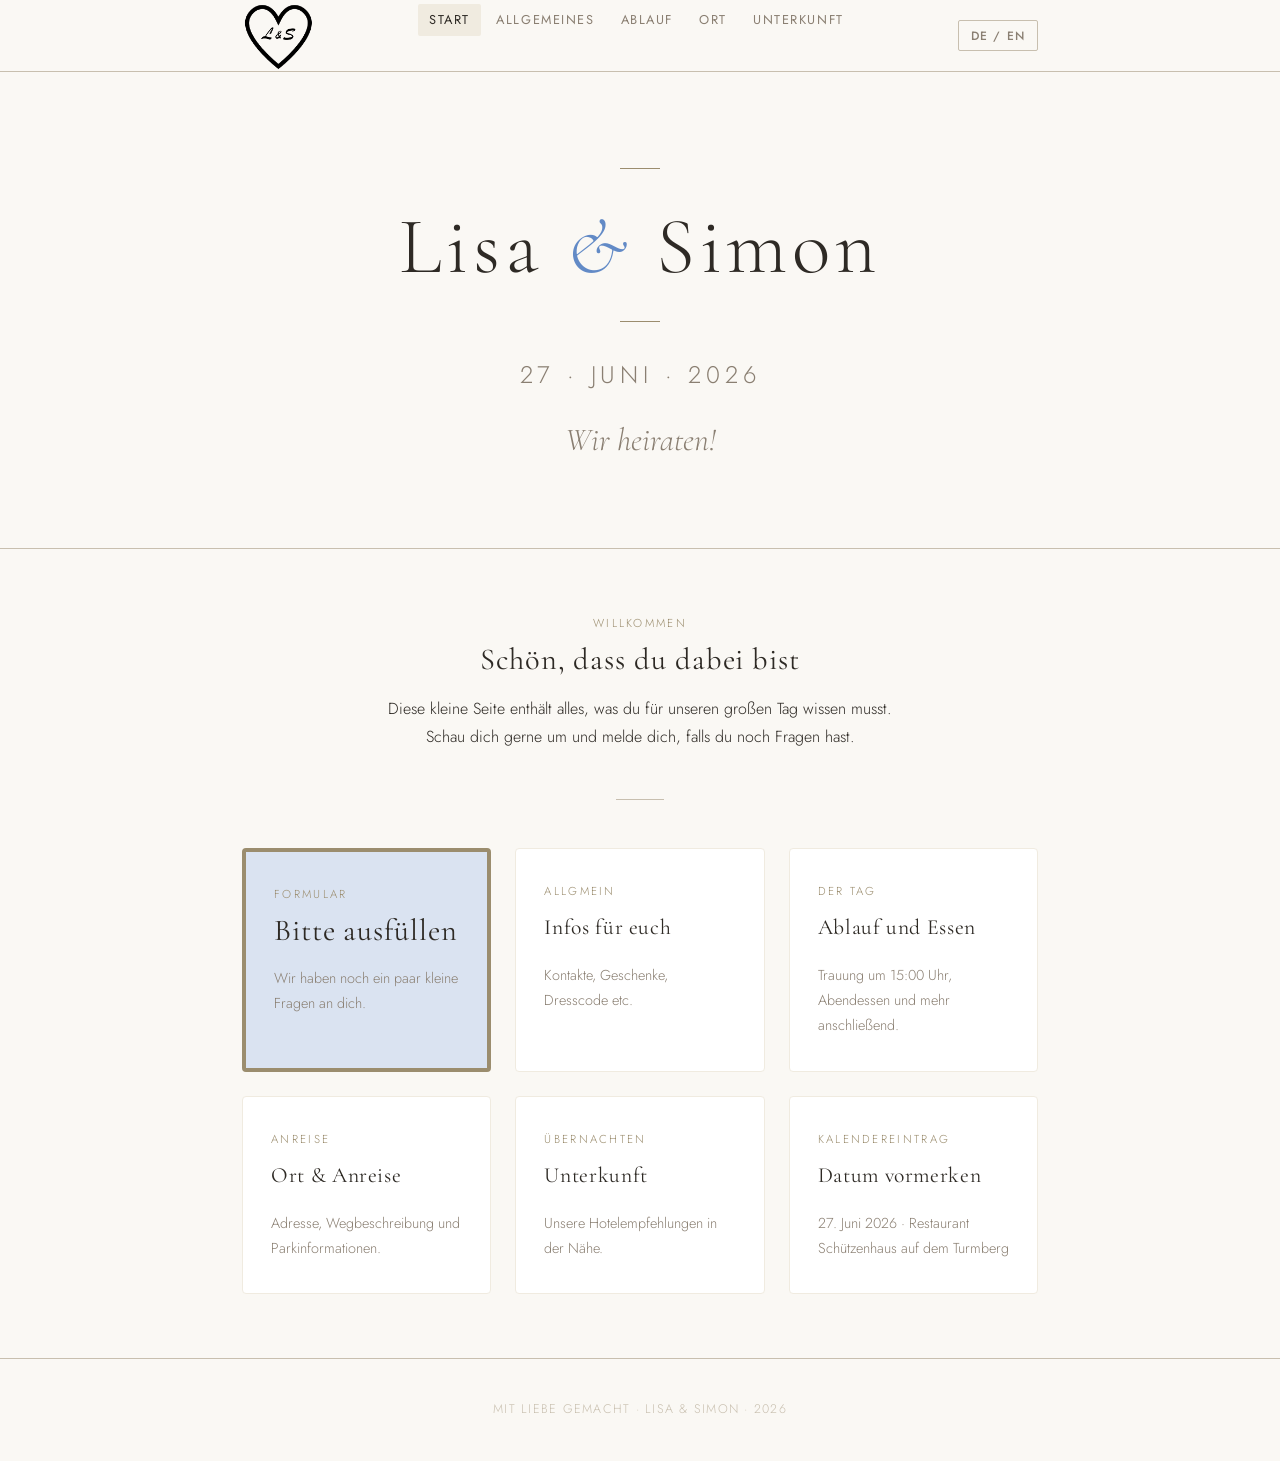
<file: index.html>
<!DOCTYPE html>
<html lang="en">
<head>
  <meta charset="UTF-8" />
  <meta name="viewport" content="width=device-width, initial-scale=1.0" />
  <title>Lisa &amp; Simon — 27 June 2026</title>
  <link rel="stylesheet" href="style.css" />
</head>
<body>

  <!-- ═══════════════════════════════════════════
       HEADER / NAV
  ═══════════════════════════════════════════ -->
  <header>
    <nav>
      <a href="index.html" class="nav-brand">
        <img src="img/heart_initials_alt.png" alt="L & S">
      </a>
      <ul class="nav-links">
        <li><a href="index.html" class="active" data-lang="en">Home</a><a href="index.html" class="active" data-lang="de">Start</a></li>
        <li><a href="general.html" data-lang="en">General</a><a href="general.html" data-lang="de">Allgemeines</a></li>
        <li><a href="schedule.html" data-lang="en">Schedule</a><a href="schedule.html" data-lang="de">Ablauf</a></li>
        <li><a href="location.html" data-lang="en">Location</a><a href="location.html" data-lang="de">Ort</a></li>
        <li><a href="accommodation.html" data-lang="en">Stay</a><a href="accommodation.html" data-lang="de">Unterkunft</a></li>
      </ul>
      <button class="nav-hamburger" id="navHamburger" aria-label="Menu">&#9776;</button>
      <button class="lang-toggle" id="langToggle">DE / EN</button>
    </nav>
  </header>

  <nav class="nav-drawer" id="navDrawer">
        <a href="index.html" data-lang="en" class="active">Home</a><a href="index.html" data-lang="de" class="active">Start</a>
        <a href="general.html" data-lang="en">General</a><a href="general.html" data-lang="de">Allgemeines</a>
        <a href="schedule.html" data-lang="en">Schedule</a><a href="schedule.html" data-lang="de">Ablauf</a>
        <a href="location.html" data-lang="en">Location</a><a href="location.html" data-lang="de">Ort</a>
        <a href="accommodation.html" data-lang="en">Stay</a><a href="accommodation.html" data-lang="de">Unterkunft</a>
  </nav>


  <!-- ═══════════════════════════════════════════
       HERO
  ═══════════════════════════════════════════ -->
  <section class="hero">
    <span class="hero-ornament"></span>
    <h1>Lisa <em style="color: rgb(98, 138, 198)">&amp;</em> Simon</h1>
    <br/>
    <span class="hero-ornament"></span>
    <p class="hero-date" data-lang="en">27 · June · 2026</p>
    <p class="hero-date" data-lang="de">27 · Juni · 2026</p>
    <p class="hero-sub" data-lang="en">We're getting married!</p>
    <p class="hero-sub" data-lang="de">Wir heiraten!</p>
  </section>

  

  <!-- ═══════════════════════════════════════════
       MAIN CONTENT
  ═══════════════════════════════════════════ -->
  <main>

    <!-- Welcome note -->
    <div class="text-center">
      <p class="section-label" data-lang="en">Welcome</p>
      <p class="section-label" data-lang="de">Willkommen</p>
      <h2 data-lang="en">We're so glad you're here</h2>
      <h2 data-lang="de">Schön, dass du dabei bist</h2>
      <p class="mt-sm" style="max-width:520px; margin-left:auto; margin-right:auto;" data-lang="en">
        This little site has everything you need to know about our wedding day.
        Take a look around and reach out if you have any questions.
      </p>
      <p class="mt-sm" style="max-width:520px; margin-left:auto; margin-right:auto;" data-lang="de">
        Diese kleine Seite enthält alles, was du für unseren großen Tag wissen musst.
        Schau dich gerne um und melde dich, falls du noch Fragen hast.
      </p>
    </div>

    <div class="divider"></div>

    <!-- Quick-navigation cards -->
    <div class="card-grid">

      <a href="https://docs.google.com/forms/d/e/1FAIpQLSfycxNAwHYyaBGs0W3RQyR7zWDWJEEf-i6Aq6txapwu2VQ3cQ/viewform?usp=publish-editor" class="card_highlighted" style="text-decoration:none; color:inherit;">
        <p class="section-label" data-lang="en">Survey</p>
        <p class="section-label" data-lang="de">Formular</p>
        <h2 data-lang="en">Please fill out</h2>
        <h2 data-lang="de">Bitte ausfüllen</h2>
        <p class="mt-sm" style="font-size:0.9rem; color:var(--taupe);" data-lang="en">
          We have a few more questions for you.
        </p>
        <p class="mt-sm" style="font-size:0.9rem; color:var(--taupe);" data-lang="de">
          Wir haben noch ein paar kleine Fragen an dich.
        </p>
      </a>

      <a href="general.html" class="card" style="text-decoration:none; color:inherit;">
        <p class="section-label" data-lang="en">General</p>
        <p class="section-label" data-lang="de">Allgmein</p>
        <h3 data-lang="en">Information for you</h3>
        <h3 data-lang="de">Infos für euch</h3>
        <p class="mt-sm" style="font-size:0.9rem; color:var(--taupe);" data-lang="en">
          Contacts, gifts, dresscode etc.
        </p>
        <p class="mt-sm" style="font-size:0.9rem; color:var(--taupe);" data-lang="de">
          Kontakte, Geschenke, Dresscode etc.
        </p>
      </a>

      <a href="schedule.html" class="card" style="text-decoration:none; color:inherit;">
        <p class="section-label" data-lang="en">The Day</p>
        <p class="section-label" data-lang="de">Der Tag</p>
        <h3 data-lang="en">Schedule and Food</h3>
        <h3 data-lang="de">Ablauf und Essen</h3>
        <p class="mt-sm" style="font-size:0.9rem; color:var(--taupe);" data-lang="en">
          Ceremony at 3:00 pm, dinner and more later.
        </p>
        <p class="mt-sm" style="font-size:0.9rem; color:var(--taupe);" data-lang="de">
          Trauung um 15:00 Uhr, Abendessen und mehr anschließend.
        </p>
      </a>

      <a href="location.html" class="card" style="text-decoration:none; color:inherit;">
        <p class="section-label" data-lang="en">Getting Here</p>
        <p class="section-label" data-lang="de">Anreise</p>
        <h3 data-lang="en">Location &amp; Travel</h3>
        <h3 data-lang="de">Ort &amp; Anreise</h3>
        <p class="mt-sm" style="font-size:0.9rem; color:var(--taupe);" data-lang="en">
          Venue address, directions and parking info.
        </p>
        <p class="mt-sm" style="font-size:0.9rem; color:var(--taupe);" data-lang="de">
          Adresse, Wegbeschreibung und Parkinformationen.
        </p>
      </a>

      <a href="accommodation.html" class="card" style="text-decoration:none; color:inherit;">
        <p class="section-label" data-lang="en">Where to Sleep</p>
        <p class="section-label" data-lang="de">Übernachten</p>
        <h3 data-lang="en">Accommodation</h3>
        <h3 data-lang="de">Unterkunft</h3>
        <p class="mt-sm" style="font-size:0.9rem; color:var(--taupe);" data-lang="en">
          Our recommended hotels and places to stay nearby.
        </p>
        <p class="mt-sm" style="font-size:0.9rem; color:var(--taupe);" data-lang="de">
          Unsere Hotelempfehlungen in der Nähe.
        </p>
      </a>


      <a href="wedding.ics" download="Lisa-Simon-Hochzeit.ics" class="card" style="text-decoration:none; color:inherit;">
        <p class="section-label" data-lang="en">Where to Sleep</p>
        <p class="section-label" data-lang="de">Kalendereintrag</p>
        <h3 data-lang="en">Save the date</h3>
        <h3 data-lang="de">Datum vormerken</h3>
        <p class="mt-sm" style="font-size:0.9rem; color:var(--taupe);">
          27. Juni 2026 · Restaurant Schützenhaus auf dem Turmberg      
         </p>
      </a>

    </div>


  </main>

  <!-- ═══════════════════════════════════════════
       FOOTER
  ═══════════════════════════════════════════ -->
  <footer>
    <span data-lang="en">Made with love · Lisa &amp; Simon · 2026</span>
    <span data-lang="de">Mit Liebe gemacht · Lisa &amp; Simon · 2026</span>
  </footer>

  <!-- ═══════════════════════════════════════════
       LANGUAGE TOGGLE SCRIPT
  ═══════════════════════════════════════════ -->
  <script>
    (function () {
      const STORAGE_KEY = 'wedding-lang';
      const body = document.body;
      const btn  = document.getElementById('langToggle');

      // Apply saved preference on load
      const saved = localStorage.getItem(STORAGE_KEY);
      if (saved === 'de') body.classList.add('lang-de');

      // Toggle on click
      btn.addEventListener('click', function () {
        const isDe = body.classList.toggle('lang-de');
        localStorage.setItem(STORAGE_KEY, isDe ? 'de' : 'en');
      });
    })();
    // Hamburger menu
    (function () {
      var hamburger = document.getElementById('navHamburger');
      var drawer    = document.getElementById('navDrawer');
      if (hamburger && drawer) {
        hamburger.addEventListener('click', function () {
          drawer.classList.toggle('is-open');
        });
      }
    })();
  </script>

</body>
</html>
</file>
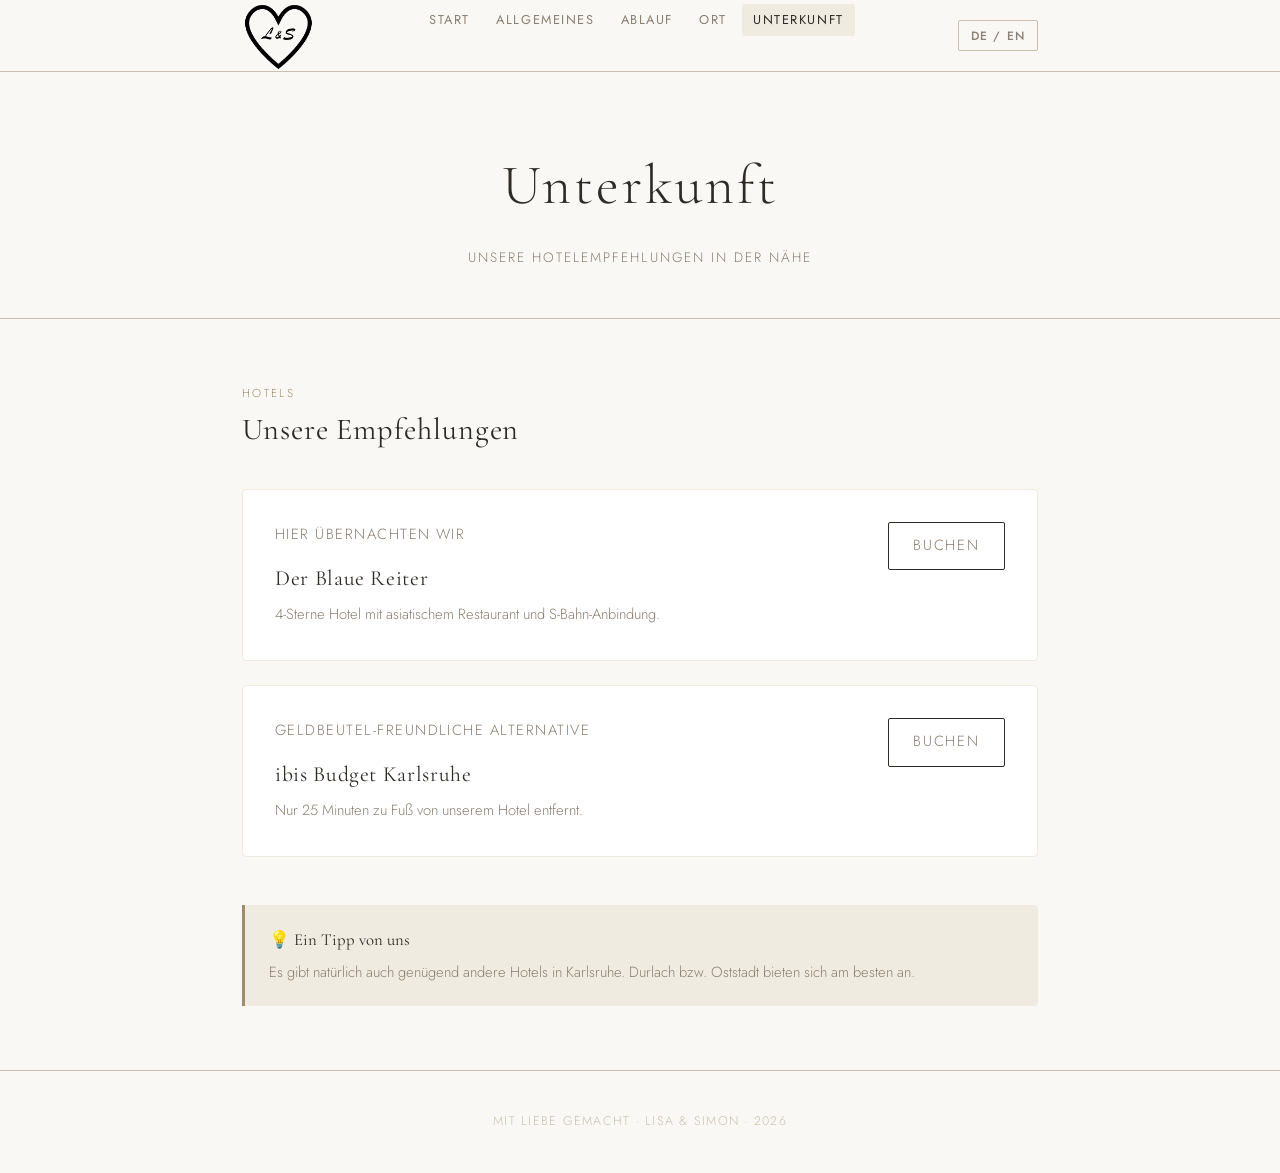
<file: accommodation.html>
<!DOCTYPE html>
<html lang="en">
<head>
  <meta charset="UTF-8" />
  <meta name="viewport" content="width=device-width, initial-scale=1.0" />
  <title>Accommodation — Lisa &amp; Simon</title>
  <link rel="stylesheet" href="style.css" />
  <style>
    .hotel-list {
      margin-top: 2.5rem;
      display: flex;
      flex-direction: column;
      gap: 1.5rem;
    }

    .hotel-card {
      background: var(--white);
      border: 1px solid var(--parchment);
      border-radius: 4px;
      padding: 2rem;
      display: grid;
      grid-template-columns: 1fr auto;
      gap: 1rem 2rem;
      align-items: start;
    }

    @media (max-width: 540px) {
      .hotel-card { grid-template-columns: 1fr; }
    }

    .hotel-card h3 { margin-bottom: 0.3rem; }

    .hotel-meta {
      font-size: 0.78rem;
      letter-spacing: 0.1em;
      text-transform: uppercase;
      color: var(--stone);
      margin-bottom: 0.75rem;
    }

    .hotel-card p {
      font-size: 0.92rem;
      color: var(--taupe);
    }

    .hotel-card .btn {
      align-self: start;
      white-space: nowrap;
    }

    .tip-box {
      background: var(--parchment);
      border-left: 3px solid var(--accent);
      border-radius: 0 4px 4px 0;
      padding: 1.25rem 1.5rem;
      margin-top: 3rem;
      font-size: 0.92rem;
      color: var(--taupe);
    }

    .tip-box strong {
      display: block;
      font-family: var(--font-display);
      font-size: 1.05rem;
      font-weight: 400;
      color: var(--ink);
      margin-bottom: 0.35rem;
    }
  </style>
</head>
<body>

  <!-- ═══════════════════════════════════════════
       HEADER / NAV
  ═══════════════════════════════════════════ -->
  <header>
    <nav>
      <a href="index.html" class="nav-brand">
        <img src="img/heart_initials_alt.png" alt="L & S">
      </a>
      <ul class="nav-links">
        <li><a href="index.html"  data-lang="en">Home</a><a href="index.html" data-lang="de">Start</a></li>
        <li><a href="general.html" data-lang="en">General</a><a href="general.html" data-lang="de">Allgemeines</a></li>
        <li><a href="schedule.html" data-lang="en">Schedule</a><a href="schedule.html" data-lang="de">Ablauf</a></li>
        <li><a href="location.html" data-lang="en">Location</a><a href="location.html" data-lang="de">Ort</a></li>
        <li><a href="accommodation.html" class="active" data-lang="en">Stay</a><a href="accommodation.html" class="active" data-lang="de">Unterkunft</a></li>
      </ul>
      <button class="nav-hamburger" id="navHamburger" aria-label="Menu">&#9776;</button>
      <button class="lang-toggle" id="langToggle">DE / EN</button>
    </nav>
  </header>

  <nav class="nav-drawer" id="navDrawer">
        <a href="index.html" data-lang="en">Home</a><a href="index.html" data-lang="de">Start</a>
        <a href="general.html" data-lang="en">General</a><a href="general.html" data-lang="de">Allgemeines</a>
        <a href="schedule.html" data-lang="en">Schedule</a><a href="schedule.html" data-lang="de">Ablauf</a>
        <a href="location.html" data-lang="en">Location</a><a href="location.html" data-lang="de">Ort</a>
        <a href="accommodation.html" class="active" data-lang="en">Stay</a><a href="accommodation.html" class="active" data-lang="de">Unterkunft</a>
  </nav>

  <section class="page-title">
    <h1 data-lang="en">Where to Stay</h1>
    <h1 data-lang="de">Unterkunft</h1>
    <p data-lang="en">Our recommended hotels near the venue</p>
    <p data-lang="de">Unsere Hotelempfehlungen in der Nähe</p>
  </section>

  <main>

    <p class="section-label" data-lang="en">Hotels</p>
    <p class="section-label" data-lang="de">Hotels</p>
    <h2 data-lang="en">Places we recommend</h2>
    <h2 data-lang="de">Unsere Empfehlungen</h2>

    <div class="hotel-list">

      <!-- Hotel 1 -->
      <div class="hotel-card">
        <div>
          <p class="hotel-meta" data-lang="en">This is where we stay</p>
          <p class="hotel-meta" data-lang="de">Hier übernachten wir</p>
          <h3>Der Blaue Reiter</h3>
          <p data-lang="en">
            4-star hotel with Asian Bar Food restaurant and S-Bahn connection.
          </p>
          <p data-lang="de">
            4-Sterne Hotel mit asiatischem Restaurant und S-Bahn-Anbindung.
          </p>
        </div>
        <a href="https://hotelderblauereiter.de/?gad_source=1&gad_campaignid=23285046386&gclid=Cj0KCQjwkMjOBhC5ARIsADIdb3e4Bda7pVsOvPL0CKZ-_URWIJhKjTxH21HmbjIzh7hdWp_naXwNDiEaAo8IEALw_wcB" class="btn">
          <p data-lang="en">
            Book
          </p>
          <p data-lang="de">
            Buchen
          </p>
        </a>
      </div>

      <!-- Hotel 2 -->
      <div class="hotel-card">
        <div>
          <p class="hotel-meta" data-lang="en">Budget-friendly alternative</p>
          <p class="hotel-meta" data-lang="de">Geldbeutel-freundliche Alternative</p>
          <h3>ibis Budget Karlsruhe</h3>
          <p data-lang="en">
            Just a 25-minute walk from our hotel.
          </p>
          <p data-lang="de">
            Nur 25 Minuten zu Fuß von unserem Hotel entfernt.
          </p>
        </div>
        <a href="https://all.accor.com/booking/de/accor/hotel/3179?dateIn=2026-06-26&compositions=2&stayplus=false&snu=false&accessibleRooms=false&hideWDR=false&productCode=null&hideHotelDetails=true&dateOut=2026-06-28" class="btn">
          <p data-lang="en">
            Book
          </p>
          <p data-lang="de">
            Buchen
          </p>
        </a>
      </div>


    </div>

    <!-- Tip box -->
    <div class="tip-box">
      <div data-lang="en">
        <strong>💡 A tip from us</strong>
        <span>
         Of course, there are plenty of other hotels in Karlsruhe as well. 
         Durlach and Oststadt areas are the best options. 
        </span>
      </div>
      <div data-lang="de">
        <strong>💡 Ein Tipp von uns</strong>
        <span>
        Es gibt natürlich auch genügend andere Hotels in Karlsruhe. Durlach bzw. Oststadt bieten sich am besten an.
        </span>
      </div>
    </div>

  </main>

  <footer>
    <span data-lang="en">Made with love · Lisa &amp; Simon · 2026</span>
    <span data-lang="de">Mit Liebe gemacht · Lisa &amp; Simon · 2026</span>
  </footer>

  <!-- ═══════════════════════════════════════════
       LANGUAGE TOGGLE SCRIPT
  ═══════════════════════════════════════════ -->
  <script>
    (function () {
      const STORAGE_KEY = 'wedding-lang';
      const body = document.body;
      const btn  = document.getElementById('langToggle');

      // Apply saved preference on load
      const saved = localStorage.getItem(STORAGE_KEY);
      if (saved === 'de') body.classList.add('lang-de');

      // Toggle on click
      btn.addEventListener('click', function () {
        const isDe = body.classList.toggle('lang-de');
        localStorage.setItem(STORAGE_KEY, isDe ? 'de' : 'en');
      });
    })();
    // Hamburger menu
    (function () {
      var hamburger = document.getElementById('navHamburger');
      var drawer    = document.getElementById('navDrawer');
      if (hamburger && drawer) {
        hamburger.addEventListener('click', function () {
          drawer.classList.toggle('is-open');
        });
      }
    })();
  </script>


</body>
</html>
</file>
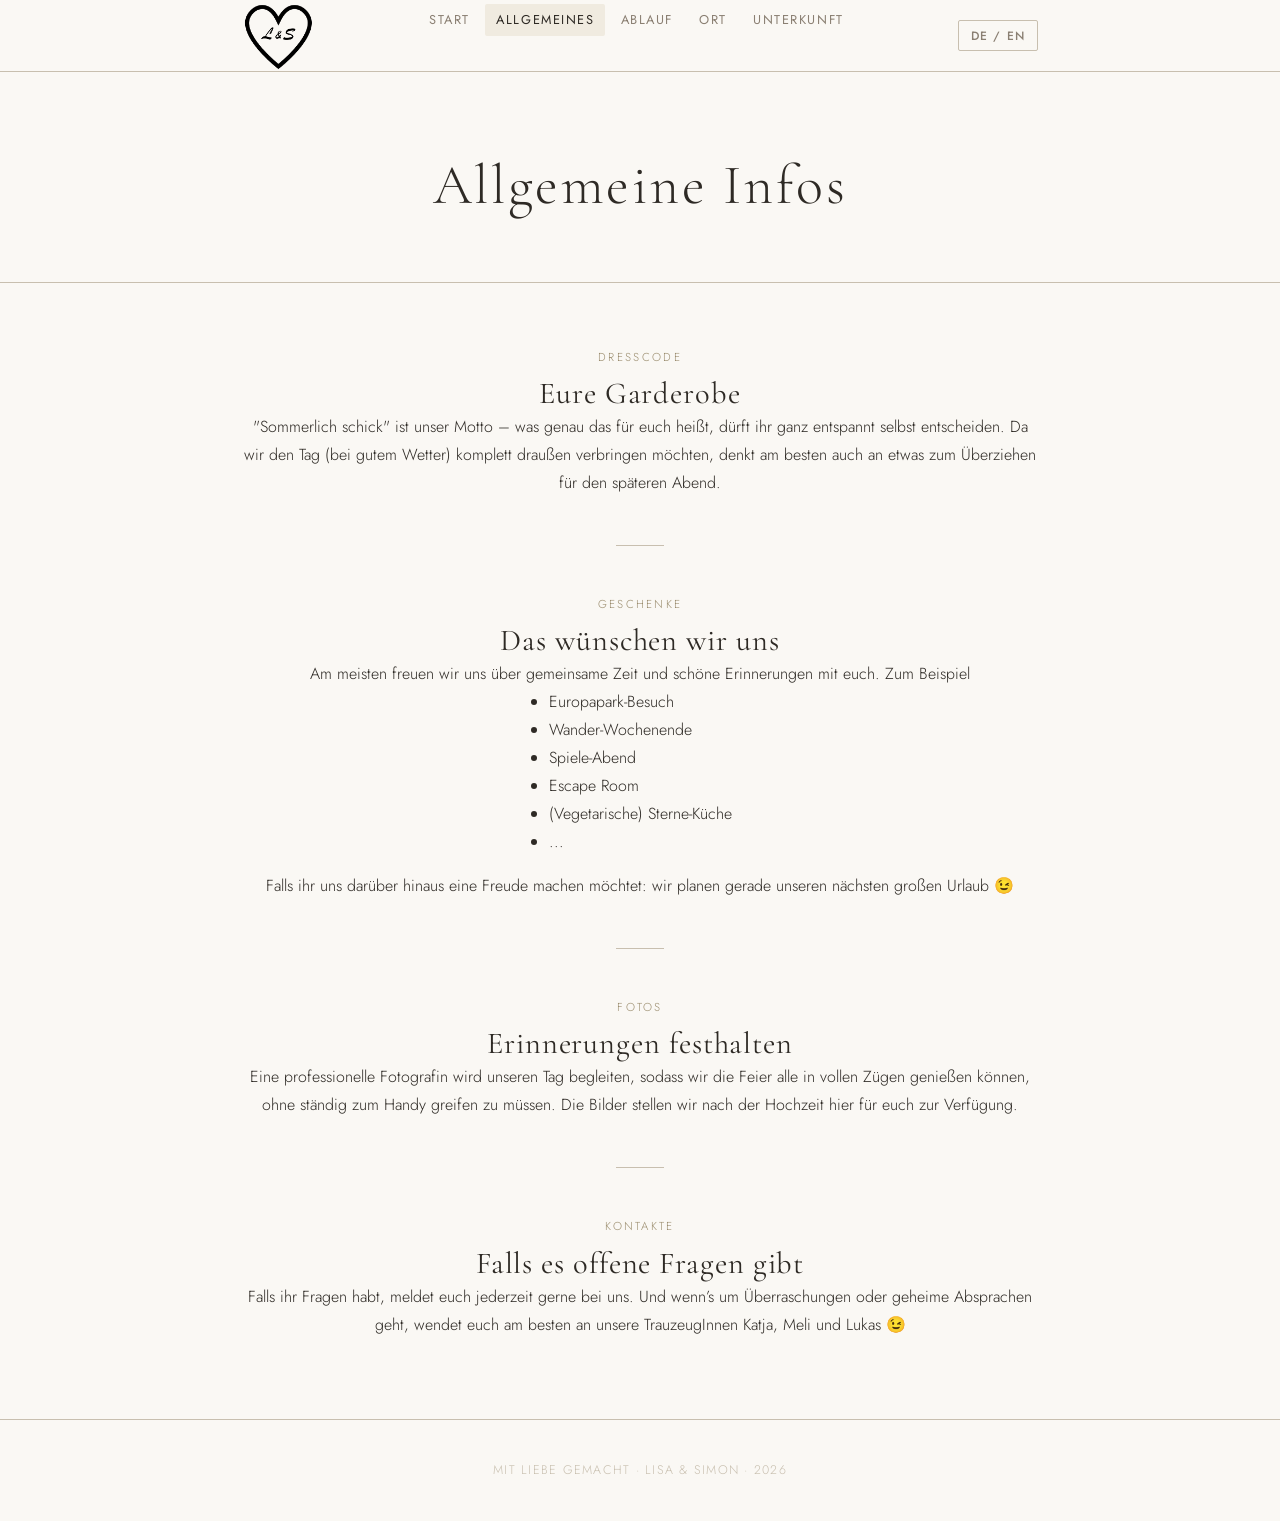
<file: general.html>
<!DOCTYPE html>
<html lang="en">
<head>
  <meta charset="UTF-8" />
  <meta name="viewport" content="width=device-width, initial-scale=1.0" />
  <title>Schedule — Lisa &amp; Simon</title>
  <link rel="stylesheet" href="style.css" />
</head>
<body>

  <!-- ═══════════════════════════════════════════
       HEADER / NAV
  ═══════════════════════════════════════════ -->
  <header>
    <nav>
      <a href="index.html" class="nav-brand">
        <img src="img/heart_initials_alt.png" alt="L & S">
      </a>
      <ul class="nav-links">
        <li><a href="index.html" data-lang="en">Home</a><a href="index.html" data-lang="de">Start</a></li>
        <li><a href="general.html" class="active"  data-lang="en">General</a><a href="general.html" class="active"  data-lang="de">Allgemeines</a></li>
        <li><a href="schedule.html" data-lang="en">Schedule</a><a href="schedule.html" data-lang="de">Ablauf</a></li>
        <li><a href="location.html" data-lang="en">Location</a><a href="location.html" data-lang="de">Ort</a></li>
        <li><a href="accommodation.html" data-lang="en">Stay</a><a href="accommodation.html" data-lang="de">Unterkunft</a></li>
      </ul>
      <button class="nav-hamburger" id="navHamburger" aria-label="Menu">&#9776;</button>
      <button class="lang-toggle" id="langToggle">DE / EN</button>
    </nav>
  </header>

  <nav class="nav-drawer" id="navDrawer">
        <a href="index.html" data-lang="en" >Home</a><a href="index.html" data-lang="de" >Start</a>
        <a href="general.html" class="active"  data-lang="en">General</a><a href="general.html" class="active" data-lang="de">Allgemeines</a>
        <a href="schedule.html" data-lang="en">Schedule</a><a href="schedule.html" data-lang="de">Ablauf</a>
        <a href="location.html" data-lang="en">Location</a><a href="location.html" data-lang="de">Ort</a>
        <a href="accommodation.html" data-lang="en">Stay</a><a href="accommodation.html" data-lang="de">Unterkunft</a>
  </nav>

  <section class="page-title">
    <h1 data-lang="en">General Information</h1>
    <h1 data-lang="de">Allgemeine Infos</h1>
  </section>

  <main>

    <div class="text-center">
        <p class="section-label" data-lang="en">Programme</p>
    <p class="section-label" data-lang="de">Dresscode</p>
    <h2 data-lang="en">What to expect</h2>
    <h2 data-lang="de">Eure Garderobe</h2>
    <p data-lang="en">
      Our theme is “summer chic” – what exactly that means is up to you. 
      Since we’re planning to spend the whole day outdoors (weather permitting), we recommend bringing something to keep you warm later in the evening.
    </p>
    <p data-lang="de">
      "Sommerlich schick" ist unser Motto – was genau das für euch heißt, dürft ihr ganz entspannt selbst entscheiden. 
      Da wir den Tag (bei gutem Wetter) komplett draußen verbringen möchten, denkt am besten auch an etwas zum Überziehen für den späteren Abend.
    </p>

    </div>
    

    <div class="divider"></div>


    <div class="text-center">
      <p class="section-label" data-lang="en">Gifts</p>
      <p class="section-label" data-lang="de">Geschenke</p>
      <h2 data-lang="en">What we wish for</h2>
      <h2 data-lang="de">Das wünschen wir uns</h2>
      <p data-lang="de">
        Am meisten freuen wir uns über gemeinsame Zeit und schöne Erinnerungen mit euch. Zum Beispiel
      </p>
      <p data-lang="en">
        What makes us happiest is spending time together and creating great memories with you! Few examples:
      </p>
      <ul data-lang="de">
          <li>Europapark-Besuch</li>
          <li>Wander-Wochenende</li>
          <li>Spiele-Abend</li>
          <li>Escape Room</li>
          <li>(Vegetarische) Sterne-Küche </li>
          <li>...</li>
      </ul>
      <ul data-lang="en">
            <li>Theme park visit</li>
            <li>Hiking weekend</li>
            <li>Games night</li>
            <li>Escape room</li>
            <li>(Vegetarian) gourmet restaurants </li>
            <li>...</li>
        </ul>
      <p data-lang="de">
        Falls ihr uns darüber hinaus eine Freude machen möchtet: wir planen gerade unseren nächsten großen Urlaub 😉
      </p>
        
      <p data-lang="en">        
        If you’d still like to give us something beyond that: we’re currently planning our next big trip 😉
      </p>
    </div>

    <div class="divider"></div>

    <div class="text-center">
      <p class="section-label" data-lang="en">Photography</p>
      <p class="section-label" data-lang="de">Fotos</p>
      <h2 data-lang="en">Capturing memories</h2>
      <h2 data-lang="de">Erinnerungen festhalten</h2>
      <p data-lang="de">
        Eine professionelle Fotografin wird unseren Tag begleiten, sodass wir die Feier alle in vollen Zügen genießen können, ohne ständig zum Handy greifen zu müssen. 
        Die Bilder stellen wir nach der Hochzeit hier für euch zur Verfügung.
      </p>
      <p data-lang="en">
        A professional photographer will be capturing the day, so we can all fully enjoy the celebration without constantly reaching for our phones. 
        The photos will be uploaded here after the wedding.
      </p>
    </div>


    <div class="divider"></div>

    <div class="text-center">
      <p class="section-label" data-lang="en">Contacts</p>
      <p class="section-label" data-lang="de">Kontakte</p>
      <h2 data-lang="en">Questions? Just ask</h2>
      <h2 data-lang="de">Falls es offene Fragen gibt</h2>
      <p data-lang="de">
        Falls ihr Fragen habt, meldet euch jederzeit gerne bei uns. 
        Und wenn’s um Überraschungen oder geheime Absprachen geht, wendet euch am besten an unsere TrauzeugInnen Katja, Meli und Lukas 😉
      </p>
      <p data-lang="en">
        If you have any questions, feel free to reach out to us anytime. 
        And if it’s about surprises or secret plans, your best bet is to contact our witnesses Katja, Meli, and Lukas 😉
      </p>
    </div>

  </main>

  <footer>
    <span data-lang="en">Made with love · Lisa &amp; Simon · 2026</span>
    <span data-lang="de">Mit Liebe gemacht · Lisa &amp; Simon · 2026</span>
  </footer>

  <!-- ═══════════════════════════════════════════
       LANGUAGE TOGGLE SCRIPT
  ═══════════════════════════════════════════ -->
  <script>
    (function () {
      const STORAGE_KEY = 'wedding-lang';
      const body = document.body;
      const btn  = document.getElementById('langToggle');

      // Apply saved preference on load
      const saved = localStorage.getItem(STORAGE_KEY);
      if (saved === 'de') body.classList.add('lang-de');

      // Toggle on click
      btn.addEventListener('click', function () {
        const isDe = body.classList.toggle('lang-de');
        localStorage.setItem(STORAGE_KEY, isDe ? 'de' : 'en');
      });
    })();
    // Hamburger menu
    (function () {
      var hamburger = document.getElementById('navHamburger');
      var drawer    = document.getElementById('navDrawer');
      if (hamburger && drawer) {
        hamburger.addEventListener('click', function () {
          drawer.classList.toggle('is-open');
        });
      }
    })();
  </script>


</body>
</html>
</file>
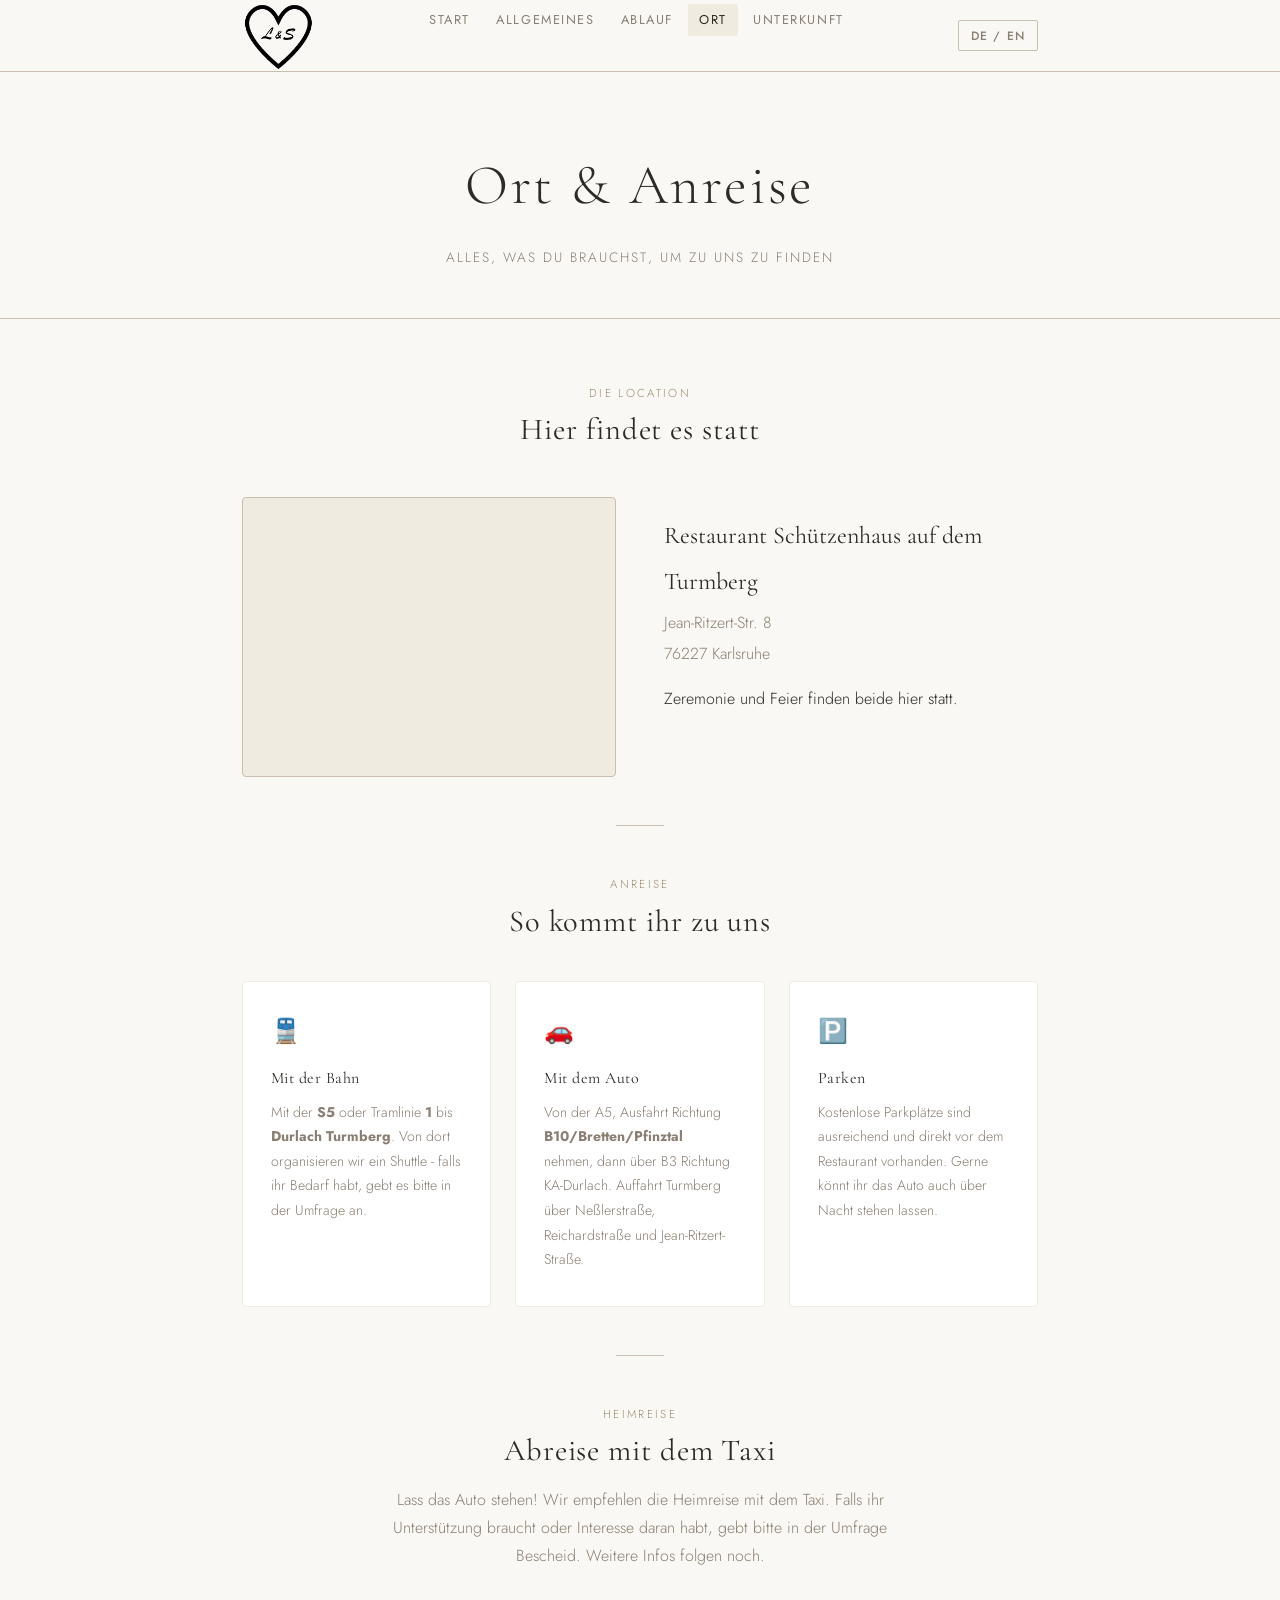
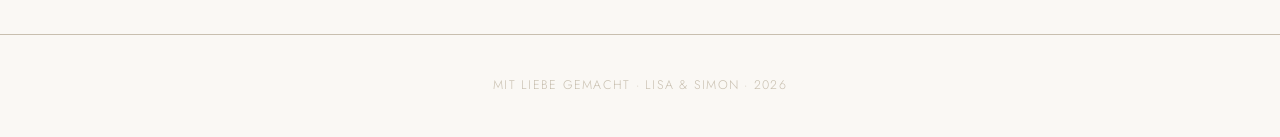
<file: location.html>
<!DOCTYPE html>
<html lang="en">
<head>
  <meta charset="UTF-8" />
  <meta name="viewport" content="width=device-width, initial-scale=1.0" />
  <title data-lang="en">Location &amp; Travel — Lisa &amp; Simon</title>
  <link rel="stylesheet" href="style.css" />
  <style>
    /* ── Page-specific styles ── */

    .venue-block {
      display: grid;
      grid-template-columns: 1fr 1fr;
      gap: 3rem;
      align-items: start;
      margin-top: 3rem;
    }

    @media (max-width: 640px) {
      .venue-block { grid-template-columns: 1fr; gap: 2rem; }
    }

    .venue-map {
      aspect-ratio: 4 / 3;
      background: var(--parchment);
      border: 1px solid var(--stone);
      border-radius: 4px;
      display: flex;
      align-items: center;
      justify-content: center;
      overflow: hidden;
    }

    /* Replace the iframe below with a real Google Maps embed */
    .venue-map iframe {
      width: 100%;
      height: 100%;
      border: 0;
      display: block;
    }

    .venue-map-placeholder {
      text-align: center;
      color: var(--stone);
      font-size: 0.78rem;
      letter-spacing: 0.12em;
      text-transform: uppercase;
      padding: 2rem;
    }

    .venue-details address {
      font-style: normal;
      margin-top: 1rem;
      line-height: 1.9;
      color: var(--taupe);
    }

    .venue-details address strong {
      display: block;
      font-family: var(--font-display);
      font-size: 1.5rem;
      font-weight: 400;
      color: var(--ink);
      margin-bottom: 0.25rem;
    }

    /* Travel options */
    .travel-grid {
      display: grid;
      grid-template-columns: repeat(auto-fit, minmax(200px, 1fr));
      gap: 1.5rem;
      margin-top: 2.5rem;
    }

    .travel-card {
      border: 1px solid var(--parchment);
      border-radius: 4px;
      padding: 1.75rem;
      background: var(--white);
    }

    .travel-icon {
      font-size: 1.5rem;
      margin-bottom: 0.75rem;
      display: block;
    }

    .travel-card h3 {
      font-size: 1rem;
      margin-bottom: 0.5rem;
    }

    .travel-card p {
      font-size: 0.88rem;
      color: var(--taupe);
      margin-bottom: 0.4rem;
    }

    .travel-card a {
      font-size: 0.78rem;
      letter-spacing: 0.1em;
      text-transform: uppercase;
    }
  </style>
</head>
<body>

  <!-- ═══════════════════════════════════════════
       HEADER / NAV
  ═══════════════════════════════════════════ -->
  <header>
    <nav>
      <a href="index.html" class="nav-brand">
        <img src="img/heart_initials_alt.png" alt="L & S">
      </a>
      <ul class="nav-links">
        <li><a href="index.html" data-lang="en">Home</a><a href="index.html" data-lang="de">Start</a></li>
        <li><a href="general.html" data-lang="en">General</a><a href="general.html" data-lang="de">Allgemeines</a></li>
        <li><a href="schedule.html" data-lang="en">Schedule</a><a href="schedule.html" data-lang="de">Ablauf</a></li>
        <li><a href="location.html" class="active" data-lang="en">Location</a><a href="location.html" class="active" data-lang="de">Ort</a></li>
        <li><a href="accommodation.html" data-lang="en">Stay</a><a href="accommodation.html" data-lang="de">Unterkunft</a></li>
      </ul>
      <button class="nav-hamburger" id="navHamburger" aria-label="Menu">&#9776;</button>
      <button class="lang-toggle" id="langToggle">DE / EN</button>
    </nav>
  </header>

  <nav class="nav-drawer" id="navDrawer">
        <a href="index.html" data-lang="en" >Home</a><a href="index.html" data-lang="de">Start</a>
        <a href="general.html" data-lang="en">General</a><a href="general.html" data-lang="de">Allgemeines</a>
        <a href="schedule.html" data-lang="en">Schedule</a><a href="schedule.html" data-lang="de">Ablauf</a>
        <a href="location.html"  class="active" data-lang="en">Location</a><a href="location.html"  class="active" data-lang="de">Ort</a>
        <a href="accommodation.html" data-lang="en">Stay</a><a href="accommodation.html" data-lang="de">Unterkunft</a>
  </nav>


  
  <!-- ═══════════════════════════════════════════
       PAGE TITLE
  ═══════════════════════════════════════════ -->
  <section class="page-title">
    <h1 data-lang="en">Location &amp; Travel</h1>
    <h1 data-lang="de">Ort &amp; Anreise</h1>
    <p data-lang="en">Everything you need to find us</p>
    <p data-lang="de">Alles, was du brauchst, um zu uns zu finden</p>
  </section>

  <!-- ═══════════════════════════════════════════
       MAIN CONTENT
  ═══════════════════════════════════════════ -->
  <main>

    <!-- ── Venue ── -->
     <div class="text-center">
      <p class="section-label" data-lang="en">The Venue</p>
      <p class="section-label" data-lang="de">Die Location</p>
      <h2 data-lang="en">Where it all happens</h2>
      <h2 data-lang="de">Hier findet es statt</h2>
     </div>
    

    <div class="venue-block">

      <!-- Map placeholder — replace with a real Google Maps embed:
           1. Go to maps.google.com, search your venue
           2. Click Share → Embed a map → Copy HTML
           3. Replace the <div class="venue-map-placeholder"> below with the <iframe> tag -->
      <div class="venue-map">
        <iframe src="https://www.google.com/maps/embed?pb=!1m18!1m12!1m3!1d2617.8343895797307!2d8.49083707704201!3d48.994708971350846!2m3!1f0!2f0!3f0!3m2!1i1024!2i768!4f13.1!3m3!1m2!1s0x479709190ef72281%3A0xfe7fdb9d35c0774c!2sRestaurant%20Sch%C3%BCtzenhaus%20auf%20dem%20Turmberg!5e0!3m2!1sde!2sde!4v1775313022582!5m2!1sde!2sde" width="600" height="450" style="border:0;" allowfullscreen="" loading="lazy" referrerpolicy="no-referrer-when-downgrade"></iframe>
      </div>

      <div class="venue-details">
        <address>
          <strong>Restaurant Schützenhaus auf dem Turmberg</strong>
          Jean-Ritzert-Str. 8<br />
          76227 Karlsruhe
        </address>
        <p class="mt-sm" data-lang="en">
          The ceremony and reception both take place here.
        </p>
        <p class="mt-sm" data-lang="de">
          Zeremonie und Feier finden beide hier statt.
        </p>
      </div>

    </div>

    <div class="divider"></div>

    <!-- ── Getting There ── -->
    <div class="text-center">
      <p class="section-label" data-lang="en">Travel</p>
      <p class="section-label" data-lang="de">Anreise</p>
      <h2 data-lang="en">Getting there</h2>
      <h2 data-lang="de">So kommt ihr zu uns</h2>
    </div>
    

    <div class="travel-grid">

      <!-- By Train -->
      <div class="travel-card">
        <span class="travel-icon">🚆</span>
        <h3 data-lang="en">By Train</h3>
        <h3 data-lang="de">Mit der Bahn</h3>
        <p data-lang="en">
          Take the S-Bahn <strong>S5</strong> or Tram <strong>1</strong> to <strong>Durlach Turmberg</strong>.
          We'll arrange a shuttle from there - if you need one, please indicate so in the survey.
        </p>
        <p data-lang="de">
          Mit der <strong>S5</strong> oder Tramlinie <strong>1</strong> bis <strong>Durlach Turmberg</strong>. 
          Von dort organisieren wir ein Shuttle - falls ihr Bedarf habt, gebt es bitte in der Umfrage an.
        </p>
      </div>
      
      <!-- By Car -->
      <div class="travel-card">
        <span class="travel-icon">🚗</span>
        <h3 data-lang="en">By Car</h3>
        <h3 data-lang="de">Mit dem Auto</h3>
        <p data-lang="en">
           From the A5, take the exit toward B10/Bretten/Pfinztal, then follow the B3 toward Karlsruhe-Durlach. 
           Take the Turmberg ramp via Neßlerstraße, Reichardstraße, and Jean-Ritzert-Straße. 
        </p>
        <p data-lang="de">
          Von der A5, Ausfahrt Richtung <strong>B10/Bretten/Pfinztal</strong> nehmen, dann über B3 Richtung KA-Durlach. 
          Auffahrt Turmberg über Neßlerstraße, Reichardstraße und Jean-Ritzert-Straße.
        </p>
      </div>

      <!-- Parking -->
      <div class="travel-card">
        <span class="travel-icon">🅿️</span>
        <h3 data-lang="en">Parking</h3>
        <h3 data-lang="de">Parken</h3>
        <p data-lang="en">
          There is plenty of free parking available right in front of the restaurant. You're welcome to leave the car here overnight.
        </p>
        <p data-lang="de">
          Kostenlose Parkplätze sind ausreichend und direkt vor dem Restaurant vorhanden. Gerne könnt ihr das Auto auch über Nacht stehen lassen.
        </p>
      </div>

      

    </div>

    <div class="divider"></div>

    <!-- ── Shuttle note ── -->
    <div class="text-center">
      <p class="section-label" data-lang="en">Trip home</p>
      <p class="section-label" data-lang="de">Heimreise</p>
      <h2 data-lang="en">Getting home wiht a taxi</h2>
      <h2 data-lang="de">Abreise mit dem Taxi</h2>
      <p class="mt-sm" style="max-width:520px; margin-left:auto; margin-right:auto; color:var(--taupe);" data-lang="en">
        Leave the car! 
        We recommend taking a taxi home. 
        If you need help or are interested, please let us know in the survey. 
        More info will follow.
      </p>
      <p class="mt-sm" style="max-width:520px; margin-left:auto; margin-right:auto; color:var(--taupe);" data-lang="de">
        Lass das Auto stehen! 
        Wir empfehlen die Heimreise mit dem Taxi. 
        Falls ihr Unterstützung braucht oder Interesse daran habt, gebt bitte in der Umfrage Bescheid. 
        Weitere Infos folgen noch.
      </p>
    </div>

  </main>

  <!-- ═══════════════════════════════════════════
       FOOTER
  ═══════════════════════════════════════════ -->
  <footer>
    <span data-lang="en">Made with love · Lisa &amp; Simon · 2026</span>
    <span data-lang="de">Mit Liebe gemacht · Lisa &amp; Simon · 2026</span>
  </footer>

  <!-- ═══════════════════════════════════════════
       LANGUAGE TOGGLE SCRIPT
  ═══════════════════════════════════════════ -->
  <script>
    (function () {
      const STORAGE_KEY = 'wedding-lang';
      const body = document.body;
      const btn  = document.getElementById('langToggle');

      // Apply saved preference on load
      const saved = localStorage.getItem(STORAGE_KEY);
      if (saved === 'de') body.classList.add('lang-de');

      // Toggle on click
      btn.addEventListener('click', function () {
        const isDe = body.classList.toggle('lang-de');
        localStorage.setItem(STORAGE_KEY, isDe ? 'de' : 'en');
      });
    })();
    // Hamburger menu
    (function () {
      var hamburger = document.getElementById('navHamburger');
      var drawer    = document.getElementById('navDrawer');
      if (hamburger && drawer) {
        hamburger.addEventListener('click', function () {
          drawer.classList.toggle('is-open');
        });
      }
    })();
  </script>


</body>
</html>
</file>
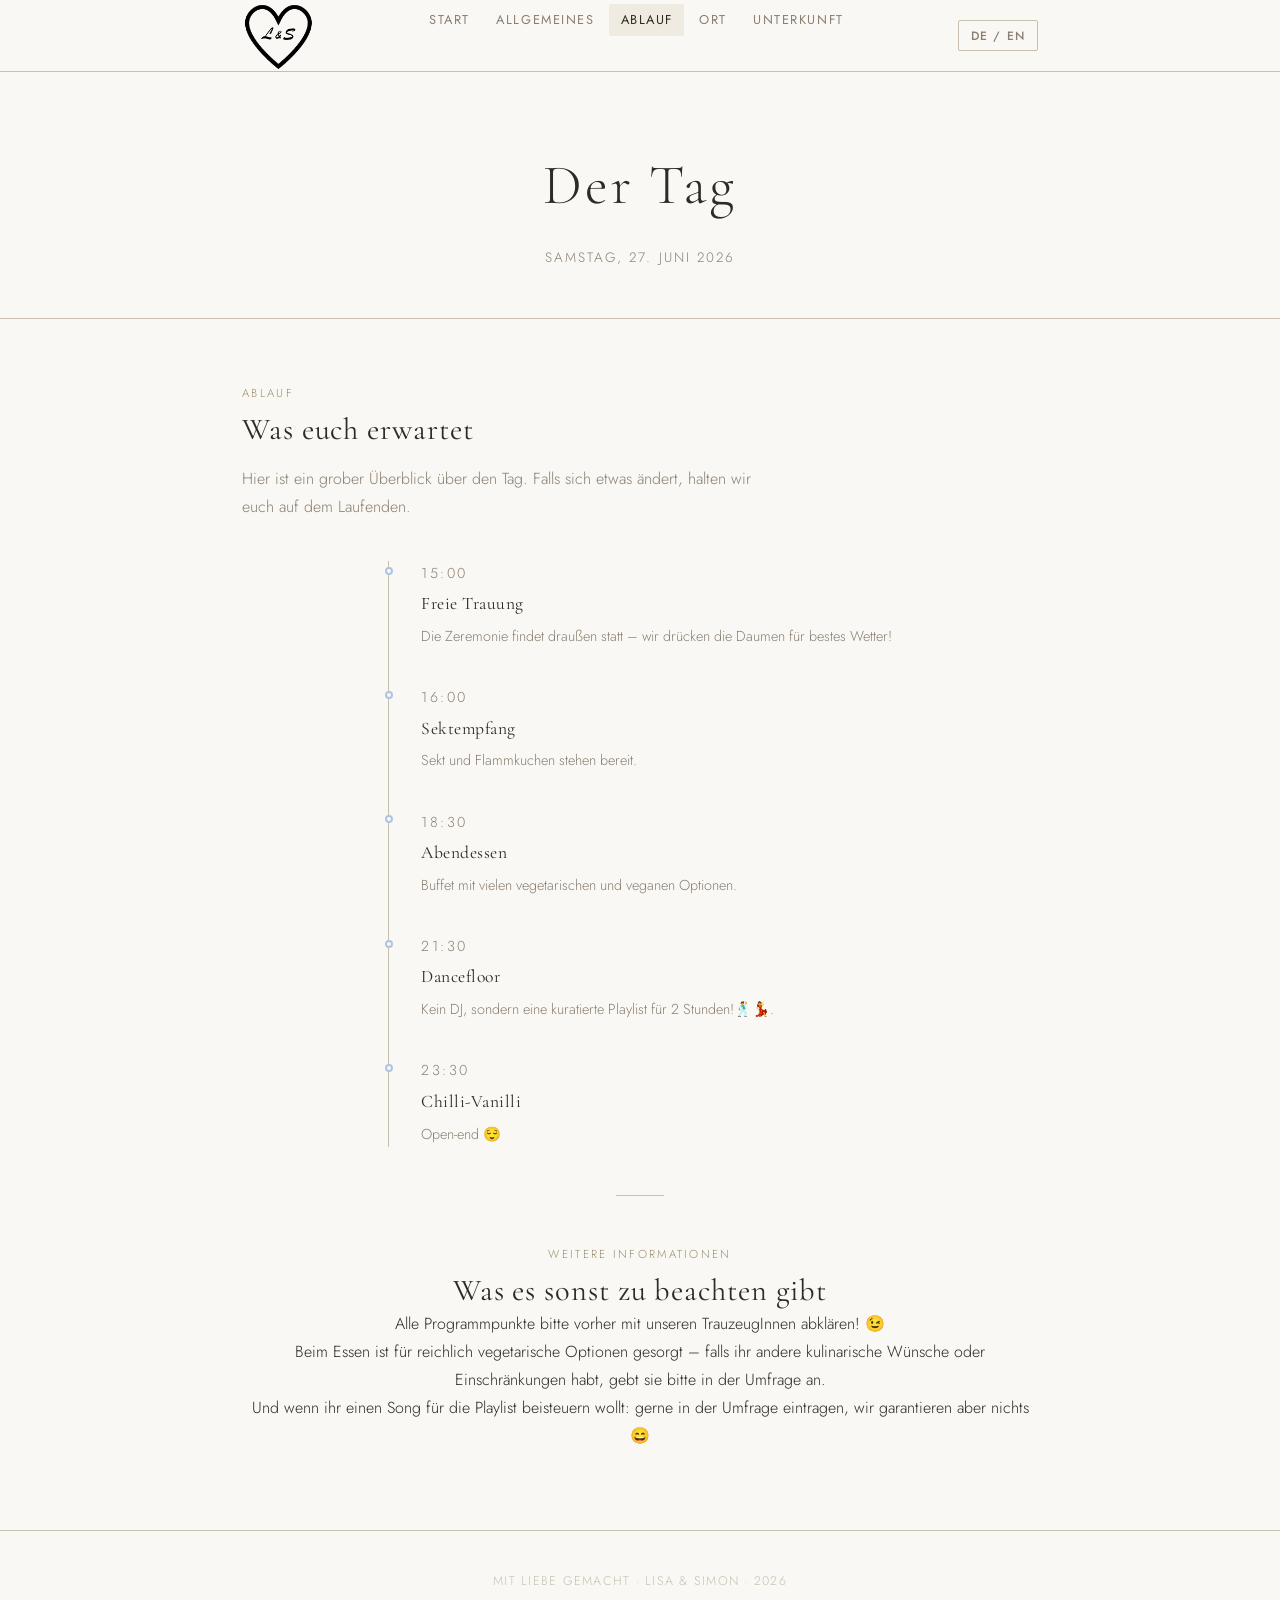
<file: schedule.html>
<!DOCTYPE html>
<html lang="en">
<head>
  <meta charset="UTF-8" />
  <meta name="viewport" content="width=device-width, initial-scale=1.0" />
  <title>Schedule — Lisa &amp; Simon</title>
  <link rel="stylesheet" href="style.css" />
</head>
<body>

  <!-- ═══════════════════════════════════════════
       HEADER / NAV
  ═══════════════════════════════════════════ -->
  <header>
    <nav>
      <a href="index.html" class="nav-brand">
        <img src="img/heart_initials_alt.png" alt="L & S">
      </a>
      <ul class="nav-links">
        <li><a href="index.html" data-lang="en">Home</a><a href="index.html" data-lang="de">Start</a></li>
        <li><a href="general.html" data-lang="en">General</a><a href="general.html" data-lang="de">Allgemeines</a></li>
        <li><a href="schedule.html" class="active"  data-lang="en">Schedule</a><a href="schedule.html"  class="active"  data-lang="de">Ablauf</a></li>
        <li><a href="location.html" data-lang="en">Location</a><a href="location.html" data-lang="de">Ort</a></li>
        <li><a href="accommodation.html" data-lang="en">Stay</a><a href="accommodation.html" data-lang="de">Unterkunft</a></li>
      </ul>
      <button class="nav-hamburger" id="navHamburger" aria-label="Menu">&#9776;</button>
      <button class="lang-toggle" id="langToggle">DE / EN</button>
    </nav>
  </header>

  <nav class="nav-drawer" id="navDrawer">
        <a href="index.html" data-lang="en">Home</a><a href="index.html" data-lang="de">Start</a>
        <a href="general.html" data-lang="en">General</a><a href="general.html" data-lang="de">Allgemeines</a>
        <a href="schedule.html" class="active" data-lang="en">Schedule</a><a href="schedule.html" class="active"  data-lang="de">Ablauf</a>
        <a href="location.html" data-lang="en">Location</a><a href="location.html" data-lang="de">Ort</a>
        <a href="accommodation.html" data-lang="en">Stay</a><a href="accommodation.html" data-lang="de">Unterkunft</a>
  </nav>

  <section class="page-title">
    <h1 data-lang="en">The Day</h1>
    <h1 data-lang="de">Der Tag</h1>
    <p data-lang="en">Saturday, 27 June 2026</p>
    <p data-lang="de">Samstag, 27. Juni 2026</p>
  </section>

  <main>

    <p class="section-label" data-lang="en">Programme</p>
    <p class="section-label" data-lang="de">Ablauf</p>
    <h2 data-lang="en">What to expect</h2>
    <h2 data-lang="de">Was euch erwartet</h2>
    <p class="mt-sm" style="color:var(--taupe); max-width:540px;" data-lang="en">
      Here's a rough outline of the day. Timings may shift slightly — we'll keep
      you posted if anything changes.
    </p>
    <p class="mt-sm" style="color:var(--taupe); max-width:540px;" data-lang="de">
      Hier ist ein grober Überblick über den Tag. 
      Falls sich etwas ändert, halten wir euch auf dem Laufenden.
    </p>

    <ul class="timeline">

      <li class="timeline-item">
        <p class="timeline-time">15:00</p>
        <h3 data-lang="en">Ceremony</h3>
        <h3 data-lang="de">Freie Trauung</h3>
        <p data-lang="en">The ceremony will take place outdoors – fingers crossed for great weather!</p>
        <p data-lang="de">Die Zeremonie findet draußen statt – wir drücken die Daumen für bestes Wetter!</p>
      </li>

      <li class="timeline-item">
        <p class="timeline-time">16:00</p>
        <h3 data-lang="en">Welcome Drinks</h3>
        <h3 data-lang="de">Sektempfang</h3>
        <p data-lang="en">Sparkling wine and tarte flambée will be waiting.</p>
        <p data-lang="de">Sekt und Flammkuchen stehen bereit.</p>
      </li>


      <li class="timeline-item">
        <p class="timeline-time">18:30</p>
        <h3 data-lang="en">Dinner</h3>
        <h3 data-lang="de">Abendessen</h3>
        <p data-lang="en">Buffet with plenty of vegetarian and vegan options. </p>
        <p data-lang="de">Buffet mit vielen vegetarischen und veganen Optionen.  </p>
      </li>

      <li class="timeline-item">
        <p class="timeline-time">21:30</p>
        <h3 >Dancefloor</h3>
        <p data-lang="en">No DJ, just a curated 2-hour playlist! 🕺💃</p>
        <p data-lang="de">Kein DJ, sondern eine kuratierte Playlist für 2 Stunden!🕺💃.</p>
      </li>

      <li class="timeline-item">
        <p class="timeline-time">23:30</p>
        <h3 >Chilli-Vanilli</h3>
        <p >Open-end  😌</p>
      </li>
    </ul>

    <div class="divider"></div>


    <div class="text-center">
      <p class="section-label" data-lang="en">Additional Info</p>
      <p class="section-label" data-lang="de">Weitere Informationen</p>
      <h2 data-lang="en">What else you need to know</h2>
      <h2 data-lang="de">Was es sonst zu beachten gibt</h2>
      <p data-lang="de">
        Alle Programmpunkte bitte vorher mit unseren TrauzeugInnen abklären! 😉 <br/>
        Beim Essen ist für reichlich vegetarische Optionen gesorgt – falls ihr andere kulinarische Wünsche oder Einschränkungen habt, gebt sie bitte in der Umfrage an. <br/>
        Und wenn ihr einen Song für die Playlist beisteuern wollt: gerne in der Umfrage eintragen, wir garantieren aber nichts 😄
      </p>
      <p data-lang="en">
        Please check all planned activities with our witnesses first! 😉 <br/>
        There will be plenty of vegetarian options at dinner – if you have other dietary preferences or restrictions, please indicate them in the survey. <br/>
        And if you want to contribute a song to the playlist: feel free to add it in the survey, but no promises 😄
      </p>
    </div>

  </main>

  <footer>
    <span data-lang="en">Made with love · Lisa &amp; Simon · 2026</span>
    <span data-lang="de">Mit Liebe gemacht · Lisa &amp; Simon · 2026</span>
  </footer>

  <!-- ═══════════════════════════════════════════
       LANGUAGE TOGGLE SCRIPT
  ═══════════════════════════════════════════ -->
  <script>
    (function () {
      const STORAGE_KEY = 'wedding-lang';
      const body = document.body;
      const btn  = document.getElementById('langToggle');

      // Apply saved preference on load
      const saved = localStorage.getItem(STORAGE_KEY);
      if (saved === 'de') body.classList.add('lang-de');

      // Toggle on click
      btn.addEventListener('click', function () {
        const isDe = body.classList.toggle('lang-de');
        localStorage.setItem(STORAGE_KEY, isDe ? 'de' : 'en');
      });
    })();
    // Hamburger menu
    (function () {
      var hamburger = document.getElementById('navHamburger');
      var drawer    = document.getElementById('navDrawer');
      if (hamburger && drawer) {
        hamburger.addEventListener('click', function () {
          drawer.classList.toggle('is-open');
        });
      }
    })();
  </script>


</body>
</html>
</file>
<file: style.css>
/* ============================================================
   style.css — Wedding Site
   ============================================================ */

/* --- Fonts ------------------------------------------------- */
@import url('https://fonts.googleapis.com/css2?family=Cormorant+Garamond:ital,wght@0,300;0,400;0,600;1,300;1,400&family=Jost:wght@300;400;500&display=swap');

/* --- Variables -------------------------------------------- */
:root {
  --cream:       #faf8f4;
  --parchment:   #f0ebe0;
  --stone:       #c8bfaf;
  --taupe:       #8a7f72;
  --ink:         #2e2a25;
  --accent:      #9b8d6e;
  --white:       #ffffff;
  --dark-blue:  #B0C4E2;
  --light-blue: #DAE3F1;

  --font-display: 'Cormorant Garamond', Georgia, serif;
  --font-body:    'Jost', sans-serif;

  --max-width: 860px;
  --nav-height: 72px;
}

/* --- Reset ------------------------------------------------- */
*, *::before, *::after { box-sizing: border-box; margin: 0; padding: 0; }
html { scroll-behavior: smooth; }

body {
  background-color: var(--cream);
  color: var(--ink);
  font-family: var(--font-body);
  font-weight: 300;
  font-size: 1rem;
  line-height: 1.75;
  min-height: 100vh;
  display: flex;
  flex-direction: column;
}

/* --- Language Toggle --------------------------------------- */
/* Show EN content by default; hide DE */
[data-lang="en"] { display: none; }

body.lang-de [data-lang="en"] { display: revert; }
body.lang-de [data-lang="de"] { display: none; }

/* --- Header / Nav ----------------------------------------- */
header {
  position: sticky;
  top: 0;
  z-index: 100;
  background: var(--cream);
  border-bottom: 1px solid var(--stone);
  height: var(--nav-height);
  display: flex;
  align-items: center;
}

nav {
  width: 100%;
  max-width: var(--max-width);
  margin: 0 auto;
  padding: 0 2rem;
  display: flex;
  align-items: center;
  justify-content: space-between;
  gap: 1.5rem;
}

.nav-brand {
  font-family: var(--font-display);
  font-size: 1.5rem;
  font-weight: 400;
  letter-spacing: 0.04em;
  color: var(--ink);
  text-decoration: none;
  white-space: nowrap;
}

.nav-brand img {
  height: 70px; /* or 48px, 56px — adjust to taste */
  display: block;
}

.nav-links {
  display: flex;
  align-items: center;
  gap: 0.25rem;
  list-style: none;
  flex-wrap: wrap;
}

.nav-links a {
  font-family: var(--font-body);
  font-weight: 400;
  font-size: 0.8rem;
  letter-spacing: 0.12em;
  text-transform: uppercase;
  color: var(--taupe);
  text-decoration: none;
  padding: 0.4rem 0.7rem;
  border-radius: 2px;
  transition: color 0.2s, background 0.2s;
}

.nav-links a:hover,
.nav-links a.active {
  color: var(--ink);
  background: var(--parchment);
}

/* Language toggle button */
.lang-toggle {
  font-family: var(--font-body);
  font-weight: 500;
  font-size: 0.75rem;
  letter-spacing: 0.1em;
  text-transform: uppercase;
  background: none;
  border: 1px solid var(--stone);
  color: var(--taupe);
  padding: 0.35rem 0.75rem;
  border-radius: 2px;
  cursor: pointer;
  transition: border-color 0.2s, color 0.2s, background 0.2s;
  white-space: nowrap;
  flex-shrink: 0;
}

.lang-toggle:hover {
  border-color: var(--accent);
  color: var(--ink);
  background: var(--parchment);
}



/* --- Hero -------------------------------------------------- */
.hero {
  text-align: center;
  padding: 6rem 2rem 5rem;
  border-bottom: 1px solid var(--stone);
}

.hero-ornament {
  display: block;
  width: 40px;
  height: 1px;
  background: var(--accent);
  margin: 0 auto 2rem;
}

.hero h1 {
  font-family: var(--font-display);
  font-size: clamp(2.8rem, 7vw, 5rem);
  font-weight: 300;
  letter-spacing: 0.06em;
  line-height: 1.15;
  color: var(--ink);
}

.hero h1 em {
  font-style: italic;
  color: var(--accent);
}

.hero-date {
  margin-top: 1.25rem;
  font-size: 1.5rem;
  letter-spacing: 0.2em;
  text-transform: uppercase;
  color: var(--taupe);
}

.hero-sub {
  margin-top: 0.5rem;
  font-family: var(--font-display);
  font-size: 2.0rem;
  font-weight: 300;
  font-style: italic;
  color: var(--taupe);
}

/* --- Main content ------------------------------------------ */
main {
  flex: 1;
  width: 100%;
  max-width: var(--max-width);
  margin: 0 auto;
  padding: 4rem 2rem;
}

/* --- Page title (inner pages) ----------------------------- */
.page-title {
  text-align: center;
  padding: 4rem 2rem 3rem;
  border-bottom: 1px solid var(--stone);
}

.page-title h1 {
  font-family: var(--font-display);
  font-size: clamp(2rem, 5vw, 3.5rem);
  font-weight: 300;
  letter-spacing: 0.05em;
  color: var(--ink);
}

.page-title p {
  margin-top: 0.75rem;
  font-size: 0.85rem;
  letter-spacing: 0.15em;
  text-transform: uppercase;
  color: var(--taupe);
}

/* --- Section headings ------------------------------------- */
.section-label {
  font-size: 0.72rem;
  letter-spacing: 0.2em;
  text-transform: uppercase;
  color: var(--accent);
  margin-bottom: 0.5rem;
}

h2 {
  font-family: var(--font-display);
  font-size: 1.9rem;
  font-weight: 400;
  letter-spacing: 0.03em;
  color: var(--ink);
  line-height: 1.25;
}

h3 {
  font-family: var(--font-display);
  font-size: 1.35rem;
  font-weight: 400;
  letter-spacing: 0.03em;
  color: var(--ink);
}

p { margin-bottom: 1rem; }
p:last-child { margin-bottom: 0; }

ul {
  width: fit-content;
  margin: 0 auto;
  margin-top: -1rem;
  text-align: left;
  margin-bottom: 1rem;
}

/* --- Divider ----------------------------------------------- */
.divider {
  width: 48px;
  height: 1px;
  background: var(--stone);
  margin: 3rem auto;
}

/* --- Cards / Info blocks ----------------------------------- */
.card-grid {
  display: grid;
  grid-template-columns: repeat(auto-fit, minmax(220px, 1fr));
  gap: 1.5rem;
  margin-top: 2.5rem;
}

.card {
  background: var(--white);
  border: 1px solid var(--parchment);
  border-radius: 4px;
  padding: 2rem 1.75rem;
}

.card_highlighted {
  background: var(--light-blue);
  border: 4px solid var(--accent);
  border-radius: 4px;
  padding: 2rem 1.75rem;
}

.card h3 { margin-bottom: 0.5rem; }

/* --- Timeline / Schedule ----------------------------------- */
.timeline {
  list-style: none;
  margin-top: 2.5rem;
  border-left: 1px solid var(--stone);
  padding-left: 2rem;
}

.timeline-item {
  position: relative;
  margin-bottom: 2.25rem;
}

.timeline-item::before {
  content: '';
  position: absolute;
  left: -2.275rem;
  top: 0.35rem;
  width: 8px;
  height: 8px;
  border-radius: 50%;
  background: var(--cream);
  border: 2px solid var(--dark-blue);
}

.timeline-time {
  font-size: 0.72rem;
  letter-spacing: 0.18em;
  text-transform: uppercase;
  color: var(--accent);
  margin-bottom: 0.2rem;
}

.timeline-item h3 { font-size: 1.1rem; margin-bottom: 0.25rem; }
.timeline-item p { font-size: 0.9rem; color: var(--taupe); }

/* --- FAQ --------------------------------------------------- */
.faq-list { margin-top: 2.5rem; }

.faq-item {
  border-top: 1px solid var(--parchment);
  padding: 1.5rem 0;
}

.faq-item:last-child { border-bottom: 1px solid var(--parchment); }

.faq-question {
  font-family: var(--font-display);
  font-size: 1.15rem;
  font-weight: 400;
  color: var(--ink);
  margin-bottom: 0.5rem;
}

.faq-answer { font-size: 0.95rem; color: var(--taupe); }

/* --- Links & buttons --------------------------------------- */
a { color: var(--accent); text-decoration: none; transition: color 0.2s; }
a:hover { color: var(--ink); }

.btn {
  display: inline-block;
  font-size: 0.78rem;
  letter-spacing: 0.15em;
  text-transform: uppercase;
  border: 1px solid var(--ink);
  color: var(--ink);
  padding: 0.65rem 1.5rem;
  border-radius: 2px;
  text-decoration: none;
  transition: background 0.2s, color 0.2s;
}

.btn:hover { background: var(--light-blue); color: var(--ink); }

/* --- Footer ------------------------------------------------ */
footer {
  text-align: center;
  padding: 2.5rem 2rem;
  border-top: 1px solid var(--stone);
  font-size: 0.78rem;
  letter-spacing: 0.1em;
  text-transform: uppercase;
  color: var(--stone);
}

/* --- Utilities --------------------------------------------- */
.text-center { text-align: center; }
.mt-sm { margin-top: 1rem; }
.mt-md { margin-top: 2rem; }
.mt-lg { margin-top: 3.5rem; }

/* --- Hamburger menu --------------------------------------- */
.nav-hamburger {
  display: none;
  background: none;
  border: 1px solid var(--stone);
  color: var(--taupe);
  border-radius: 2px;
  padding: 0.35rem 0.6rem;
  font-size: 1.1rem;
  line-height: 1;
  cursor: pointer;
  transition: border-color 0.2s, color 0.2s;
  flex-shrink: 0;
}

.nav-hamburger:hover {
  border-color: var(--accent);
  color: var(--ink);
}

/* Mobile nav drawer */
.nav-drawer {
  display: none;
  background: var(--cream);
  border-bottom: 1px solid var(--stone);
  padding: 1rem 2rem 1.25rem;
  flex-direction: column;
  gap: 0.1rem;
}

.nav-drawer.is-open { display: flex; }

.nav-drawer a {
  font-family: var(--font-body);
  font-weight: 400;
  font-size: 0.85rem;
  letter-spacing: 0.12em;
  text-transform: uppercase;
  color: var(--taupe);
  text-decoration: none;
  padding: 0.65rem 0;
  border-bottom: 1px solid var(--parchment);
  transition: color 0.2s;
}

.nav-drawer a:last-child { border-bottom: none; }
.nav-drawer a:hover,
.nav-drawer a.active { color: var(--ink); }



/* --- Responsive -------------------------------------------- */
@media (max-width: 680px) {
  .nav-links { display: none; }
  .nav-hamburger { display: block; }
  .nav-brand { font-size: 1.2rem; }
  header { position: relative; } /* drawer flows in document */
  .hero { padding: 4rem 1.5rem 3.5rem; }
  main { padding: 3rem 1.5rem; }
}
</file>
